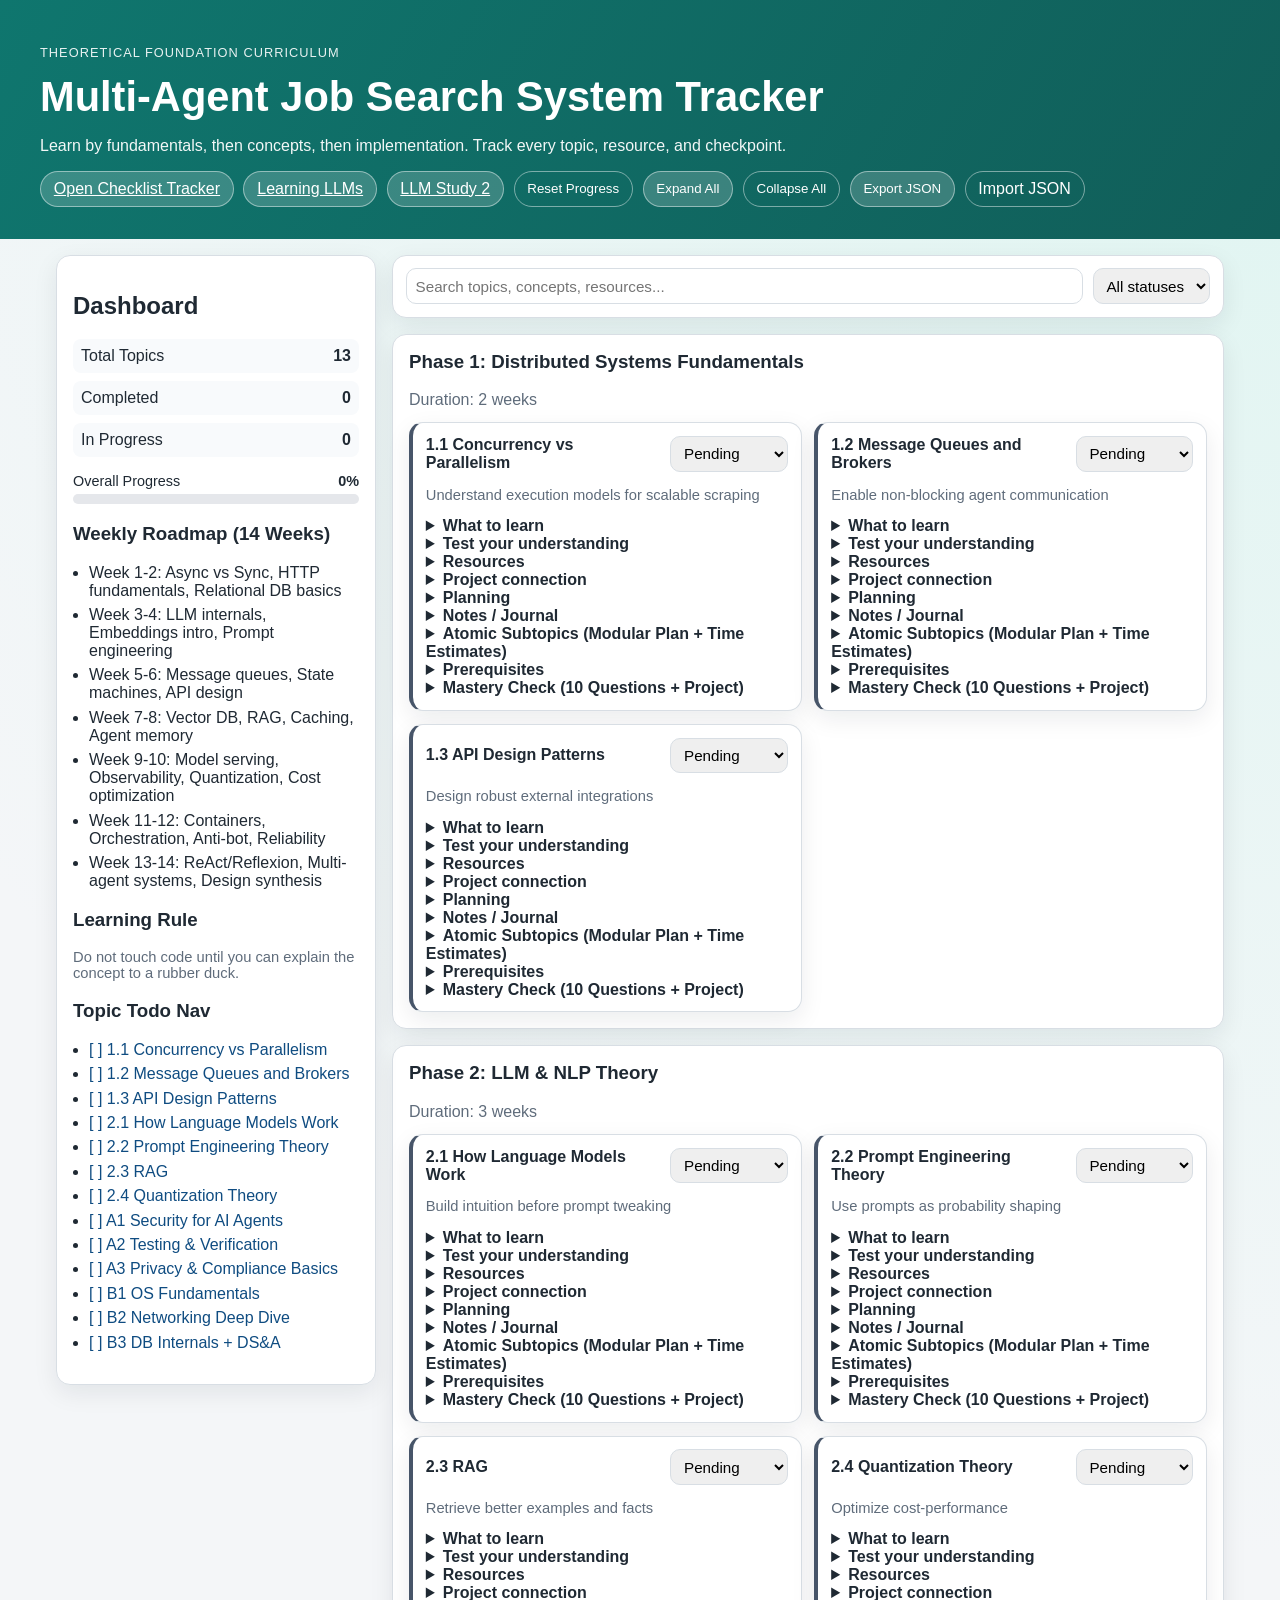
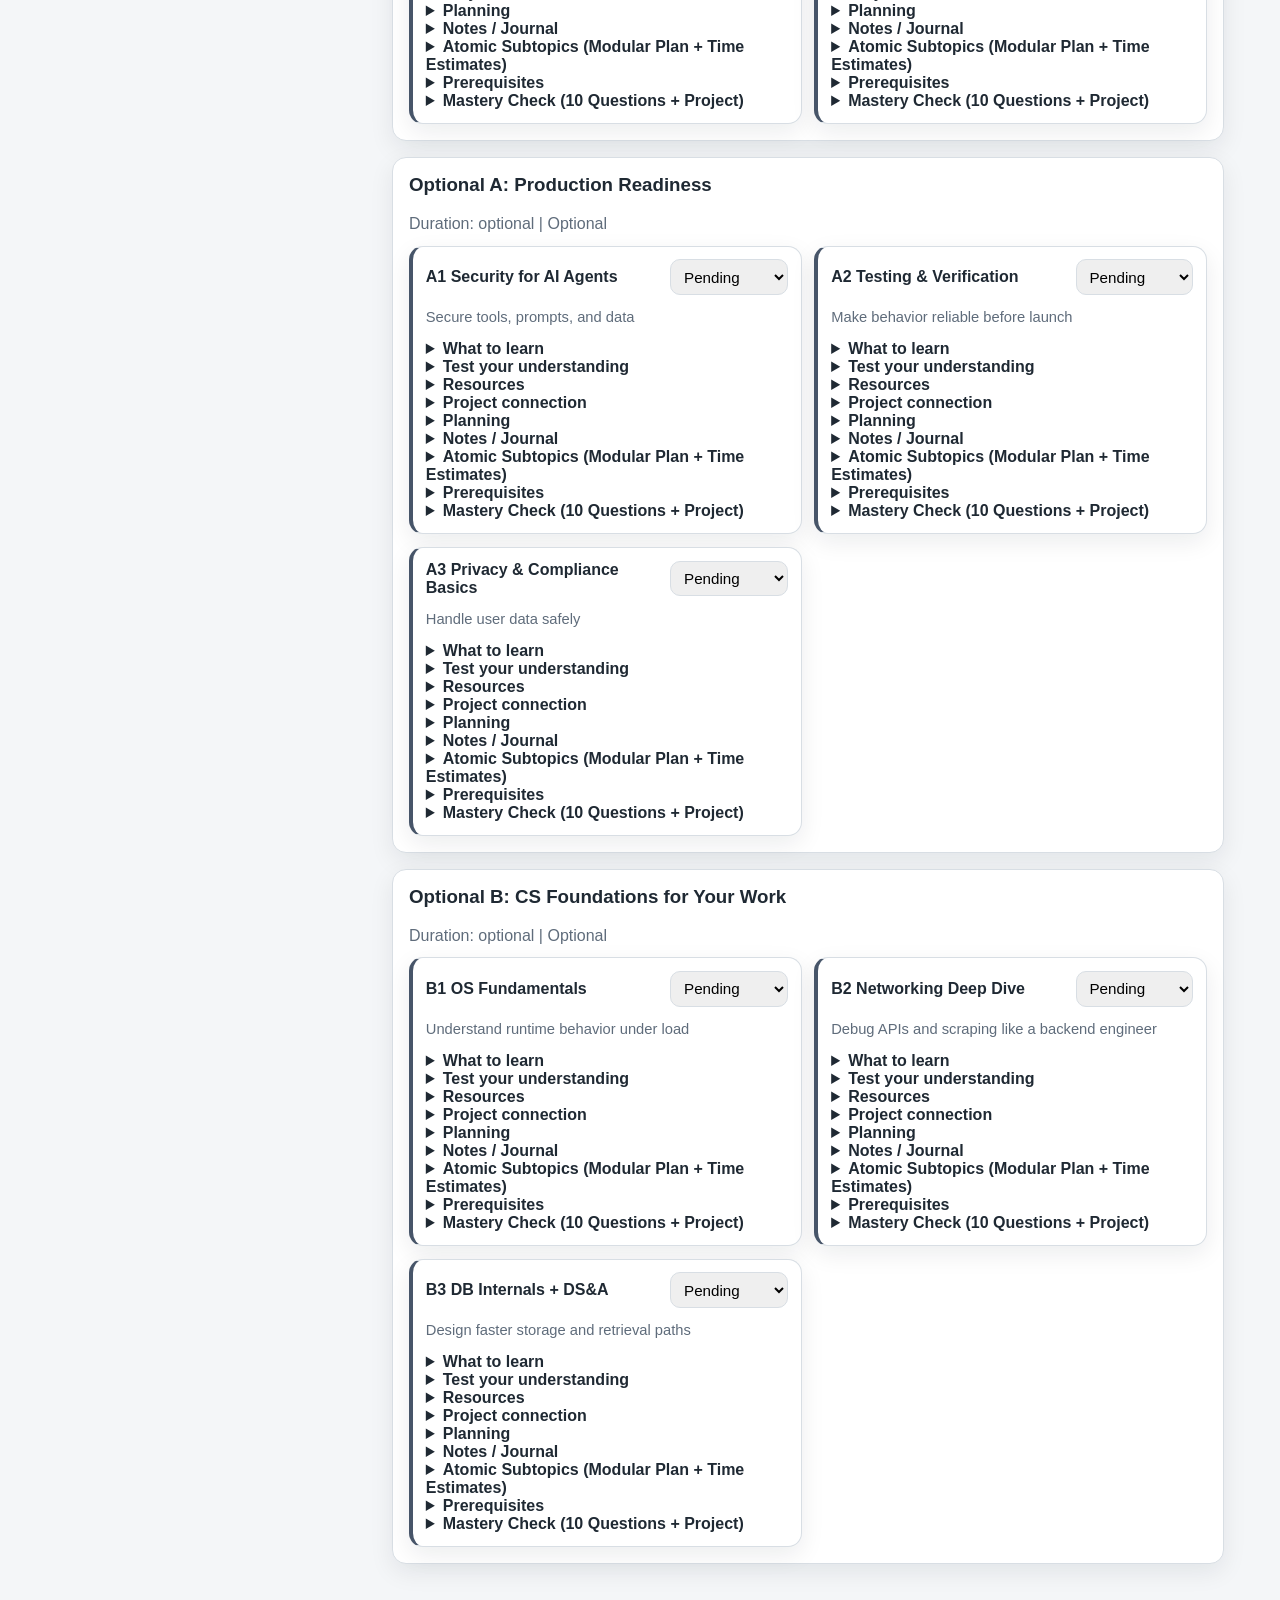
<file: index.html>
﻿<!DOCTYPE html>
<html lang="en">
<head>
  <meta charset="UTF-8" />
  <meta name="viewport" content="width=device-width, initial-scale=1.0" />
  <title>Multi-Agent Job Search Learning Tracker</title>
  <link rel="stylesheet" href="styles.css" />
</head>
<body>
  <header class="hero">
    <div class="hero-inner">
      <p class="eyebrow">Theoretical Foundation Curriculum</p>
      <h1>Multi-Agent Job Search System Tracker</h1>
      <p class="subtitle">Learn by fundamentals, then concepts, then implementation. Track every topic, resource, and checkpoint.</p>
      <div class="hero-actions">
        <a class="btn" href="checklist.html">Open Checklist Tracker</a>
        <a class="btn" href="learning-llms.html">Learning LLMs</a>
        <a class="btn" href="llm-study-2.html">LLM Study 2</a>
        <button id="markAllPending" class="btn btn-ghost">Reset Progress</button>
        <button id="expandAll" class="btn">Expand All</button>
        <button id="collapseAll" class="btn btn-ghost">Collapse All</button>
        <button id="exportProgress" class="btn">Export JSON</button>
        <label for="importProgress" class="btn btn-ghost file-btn">Import JSON</label>
        <input id="importProgress" type="file" accept="application/json" hidden />
      </div>
    </div>
  </header>

  <main class="layout">
    <aside class="sidebar card">
      <h2>Dashboard</h2>
      <div class="stats">
        <div class="stat"><span>Total Topics</span><strong id="totalTopics">0</strong></div>
        <div class="stat"><span>Completed</span><strong id="completedTopics">0</strong></div>
        <div class="stat"><span>In Progress</span><strong id="inProgressTopics">0</strong></div>
      </div>
      <div class="progress-wrap">
        <div class="progress-label">
          <span>Overall Progress</span>
          <strong id="overallPercent">0%</strong>
        </div>
        <div class="progress-bar"><div id="overallBar"></div></div>
      </div>

      <h3>Weekly Roadmap (14 Weeks)</h3>
      <ul id="weeklyPlan" class="weekly-list"></ul>

      <h3>Learning Rule</h3>
      <p class="rule">Do not touch code until you can explain the concept to a rubber duck.</p>

      <h3>Topic Todo Nav</h3>
      <ul id="topicTodoNav" class="weekly-list"></ul>
    </aside>

    <section class="content">
      <div class="card filter-bar">
        <input id="search" type="search" placeholder="Search topics, concepts, resources..." />
        <select id="statusFilter">
          <option value="all">All statuses</option>
          <option value="pending">Pending</option>
          <option value="in_progress">In Progress</option>
          <option value="done">Completed</option>
        </select>
      </div>

      <div id="phaseContainer" class="phase-container"></div>
    </section>
  </main>

  <template id="topicTemplate">
    <article class="topic card" data-topic-id="">
      <header class="topic-head">
        <h4 class="topic-title"></h4>
        <select class="topic-status" aria-label="topic status">
          <option value="pending">Pending</option>
          <option value="in_progress">In Progress</option>
          <option value="done">Completed</option>
        </select>
      </header>
      <p class="why"></p>
      <details>
        <summary>What to learn</summary>
        <ul class="learn-list"></ul>
      </details>
      <details>
        <summary>Test your understanding</summary>
        <ul class="test-list"></ul>
      </details>
      <details>
        <summary>Resources</summary>
        <ul class="resource-list"></ul>
      </details>
      <details>
        <summary>Project connection</summary>
        <p class="project-connection"></p>
      </details>
      <details>
        <summary>Planning</summary>
        <label class="field-label">Estimated study hours
          <input class="topic-hours" type="number" min="0" step="0.5" placeholder="e.g. 3.5" />
        </label>
        <label class="field-label">Target date
          <input class="topic-date" type="date" />
        </label>
      </details>
      <details>
        <summary>Notes / Journal</summary>
        <textarea class="topic-notes" rows="4" placeholder="What you learned, blockers, insights..."></textarea>
      </details>
    </article>
  </template>

  <script src="app.js"></script>
</body>
</html>
</file>
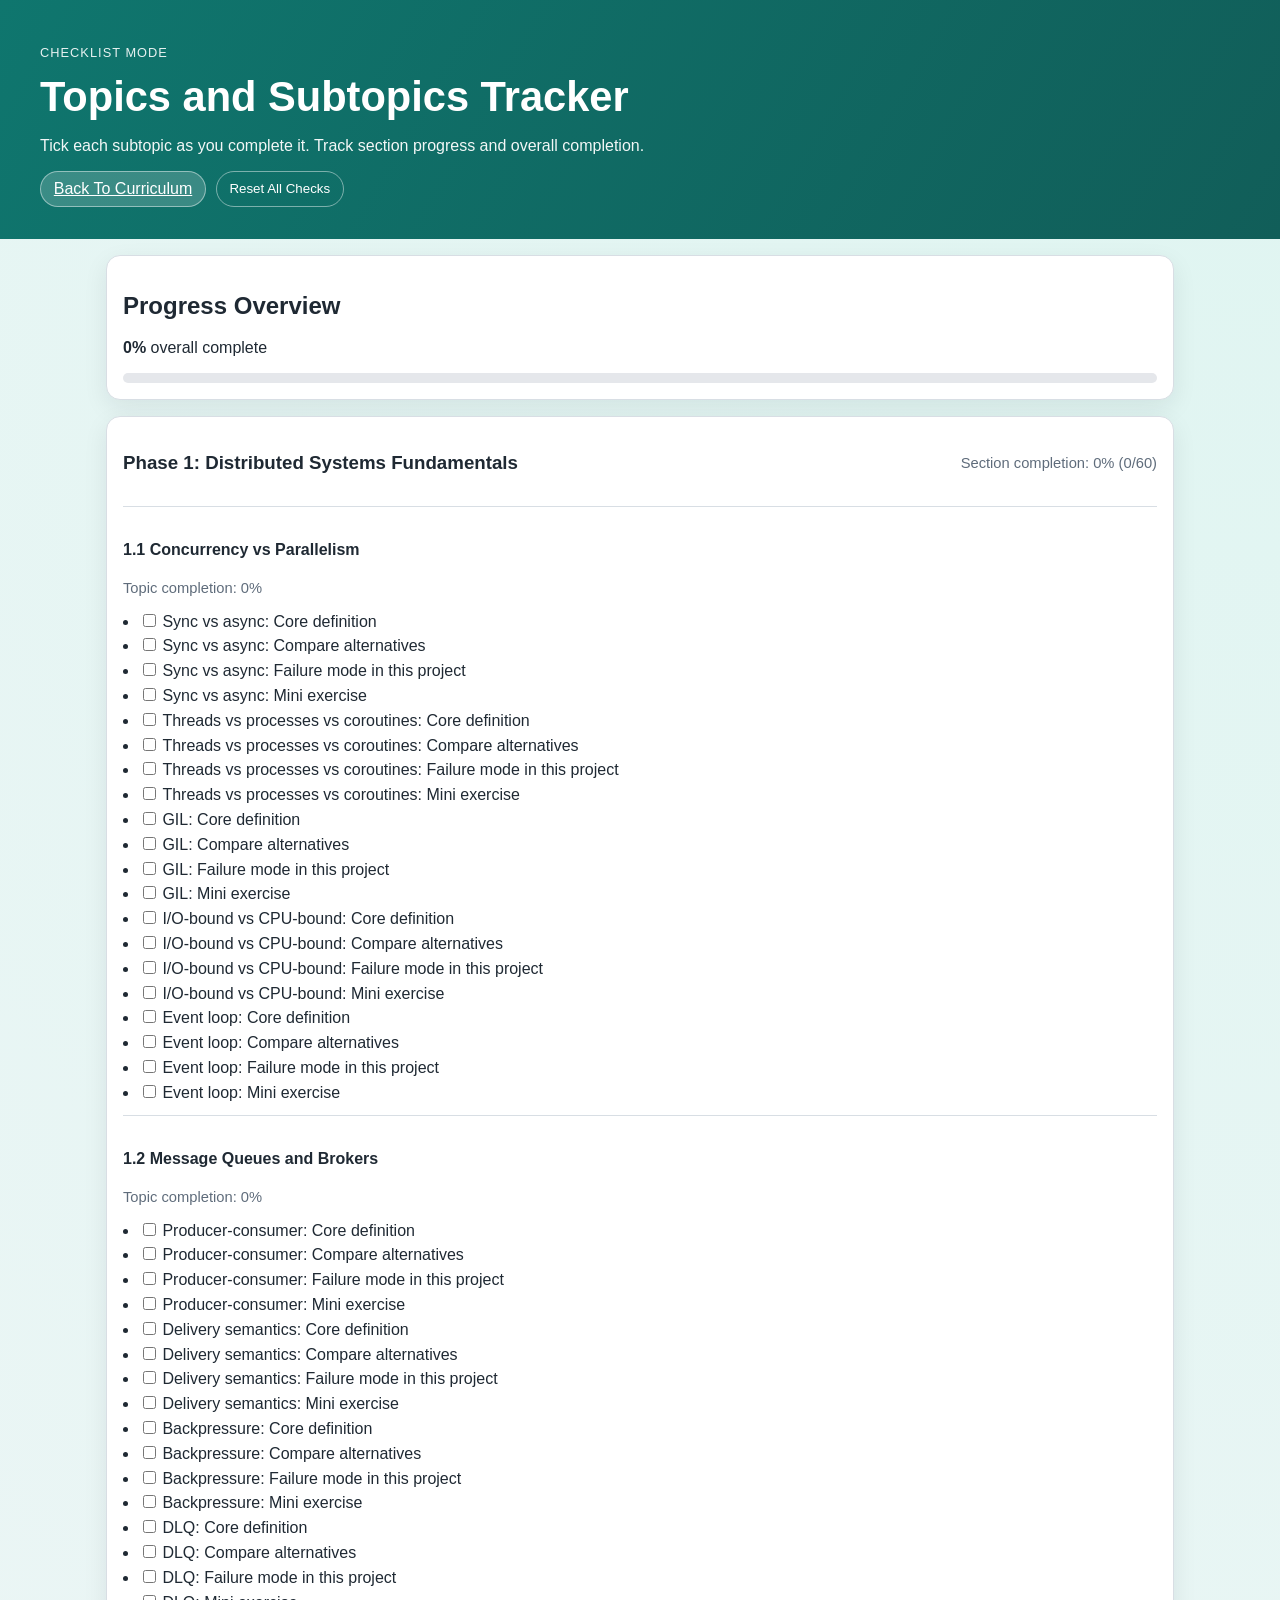
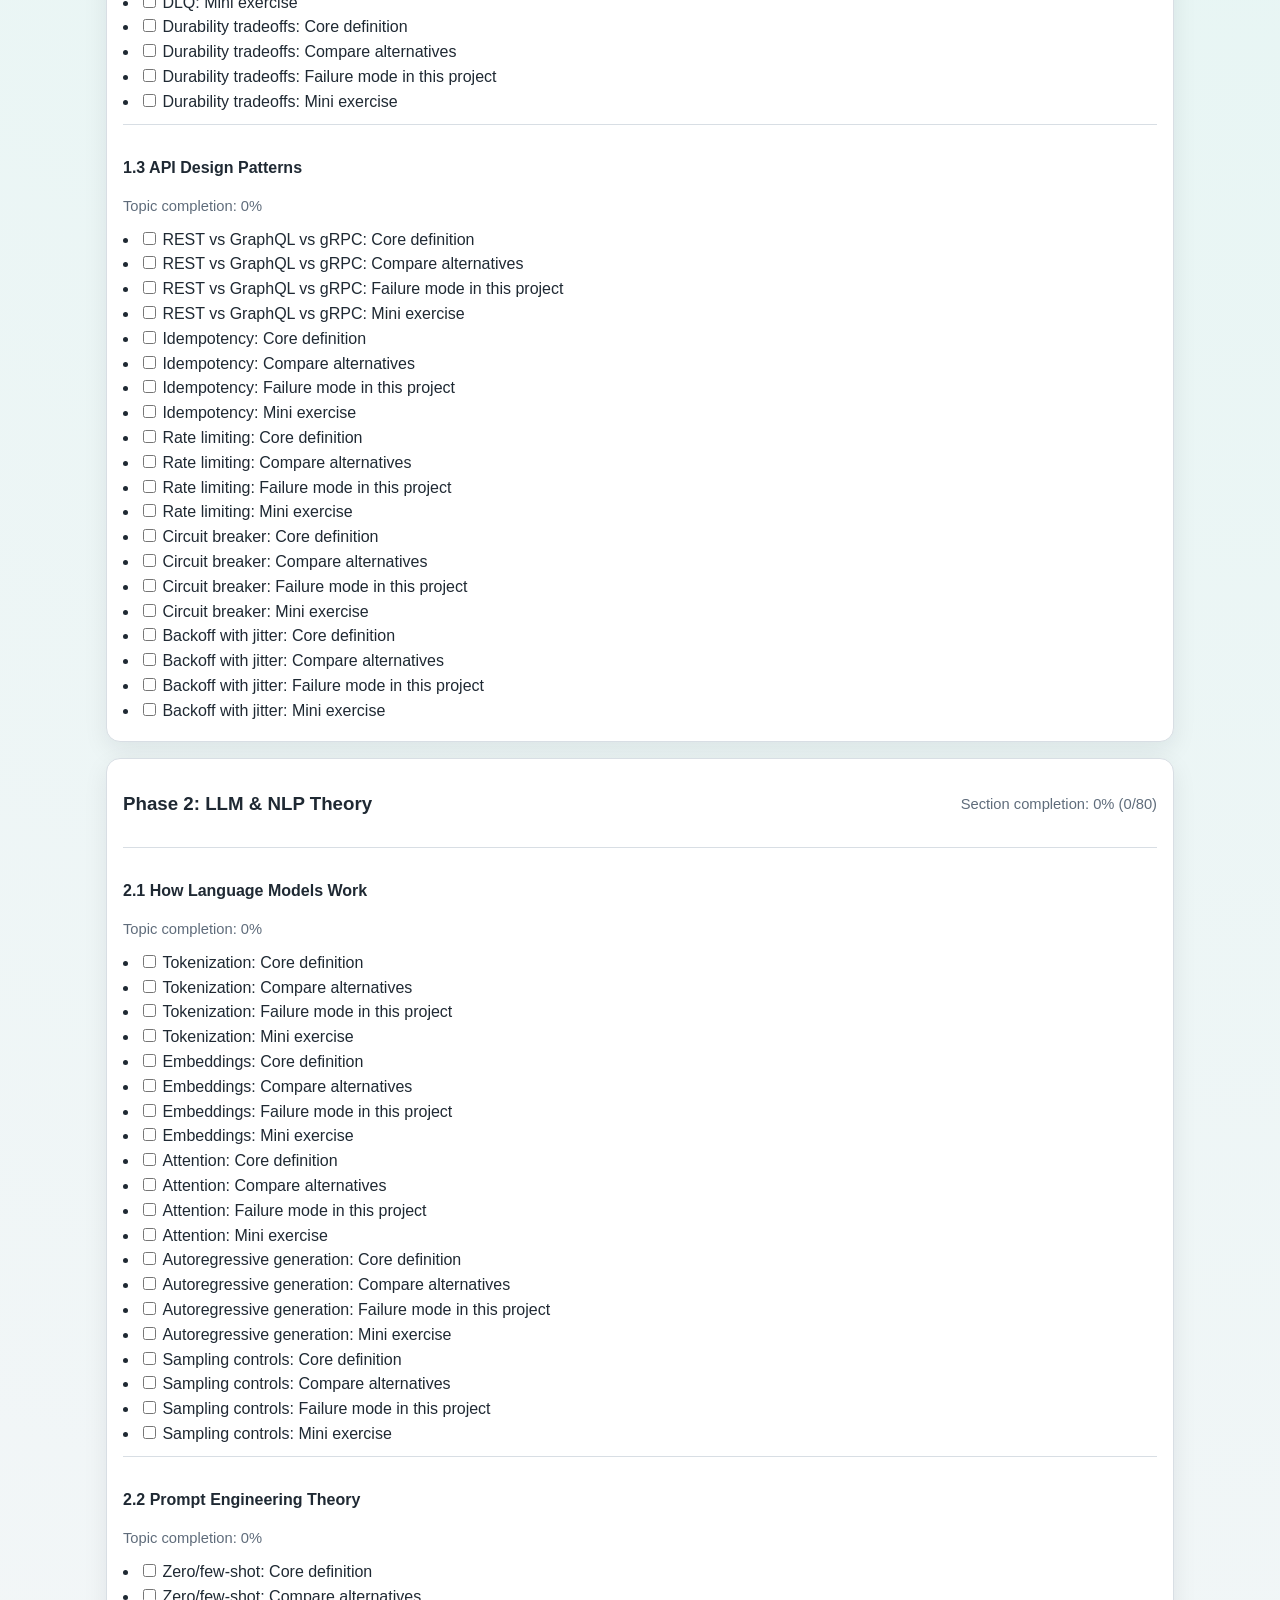
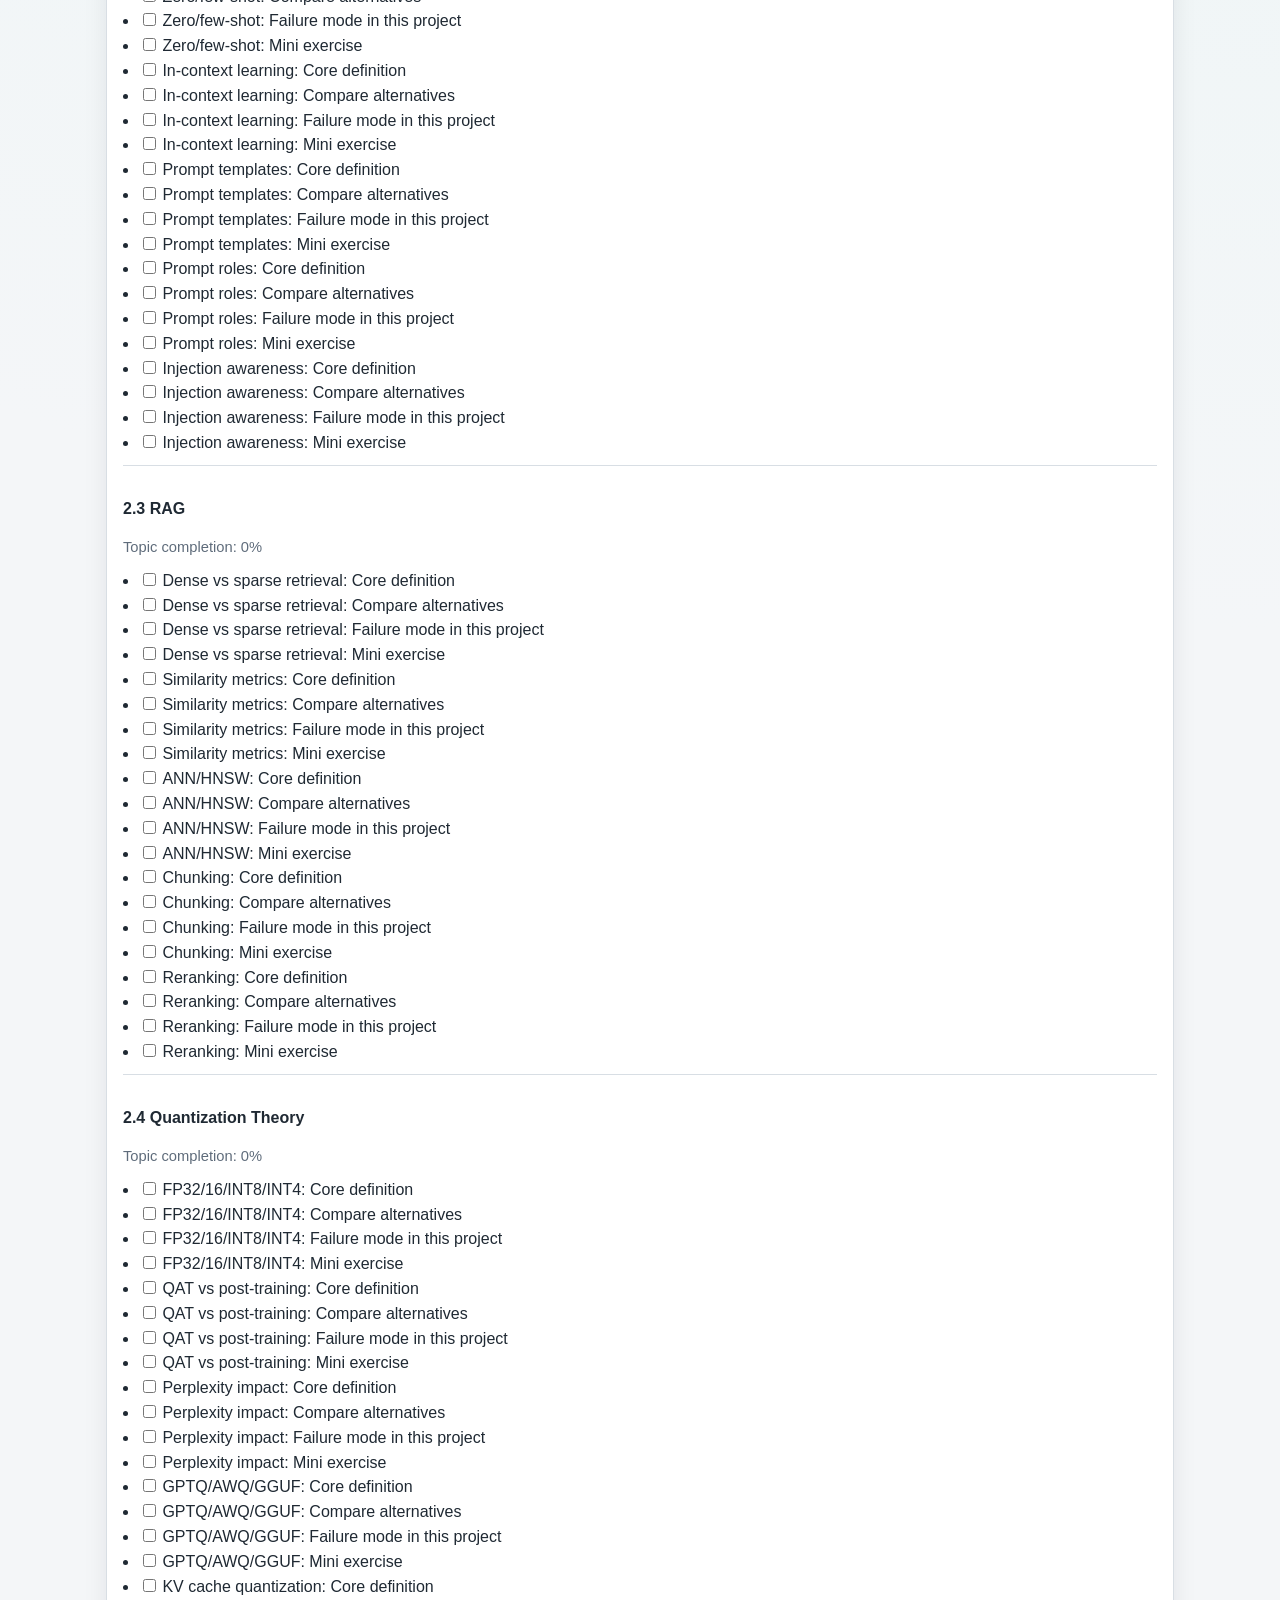
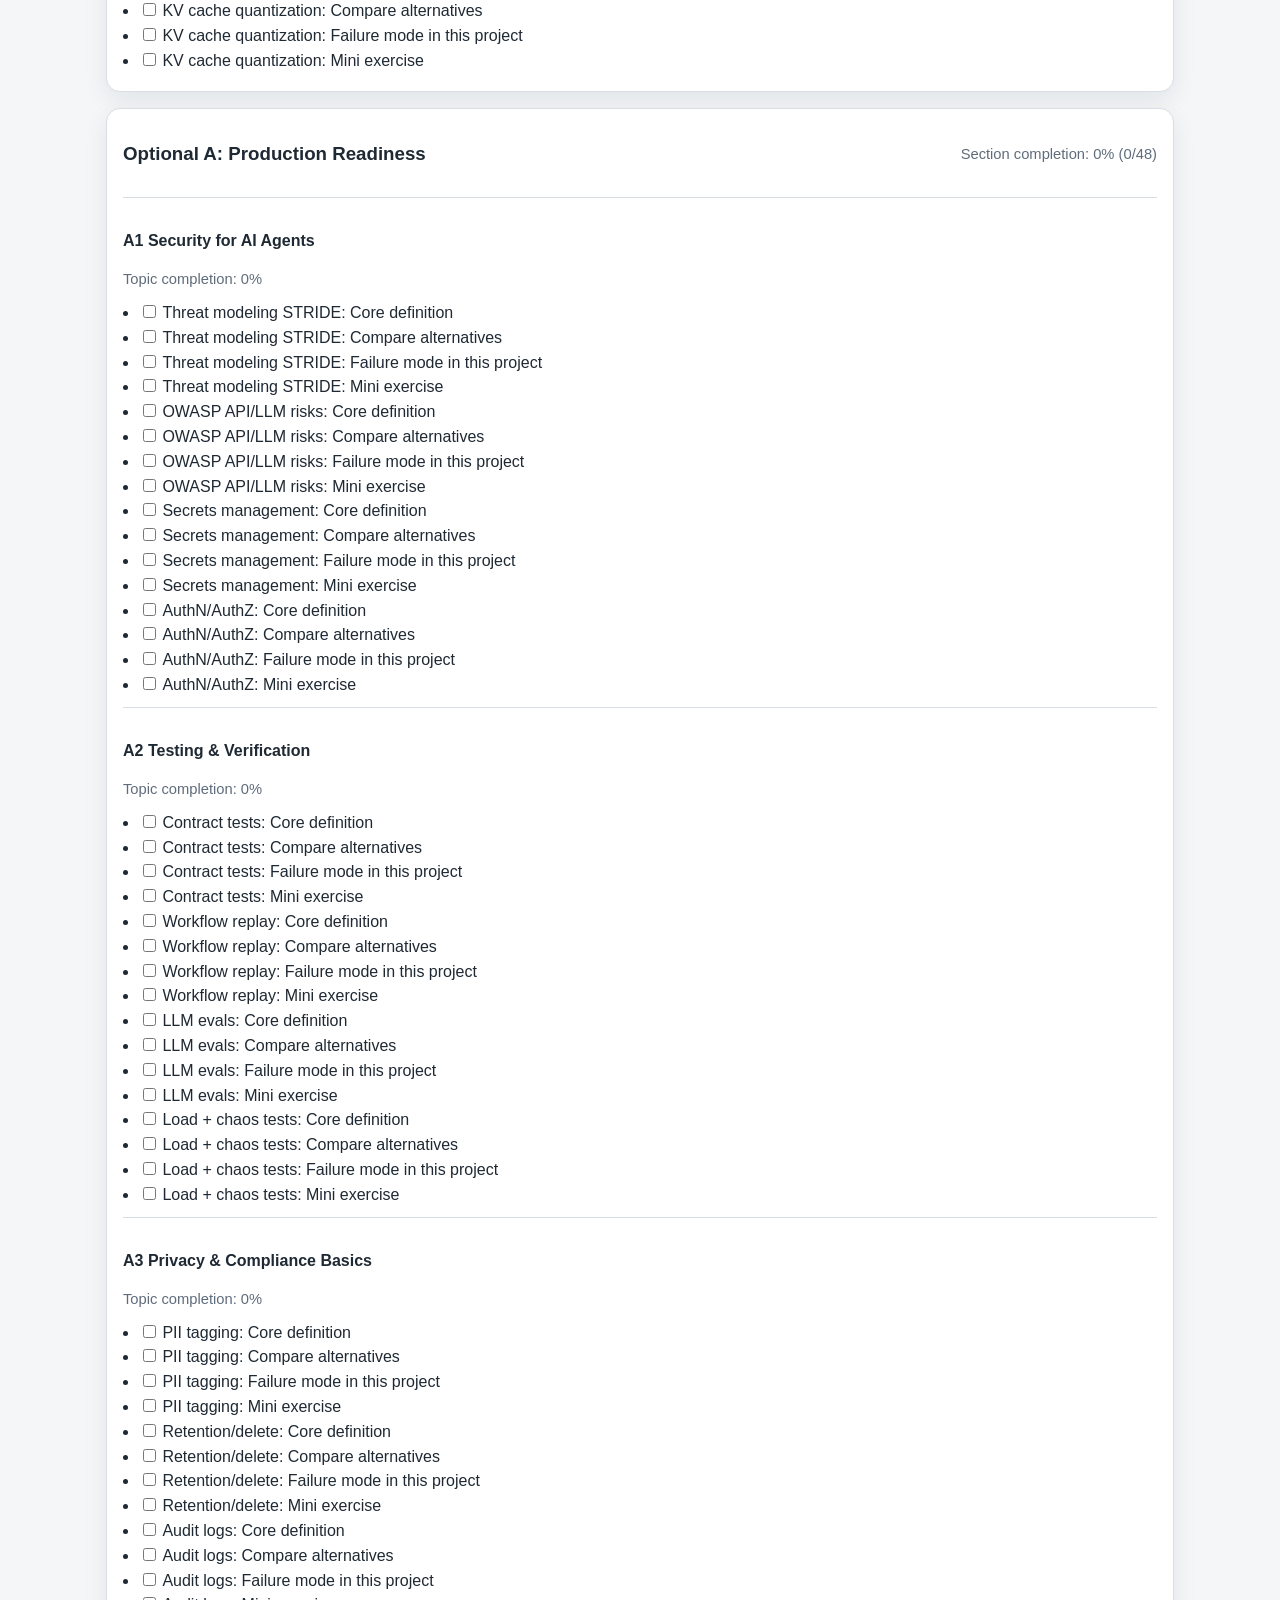
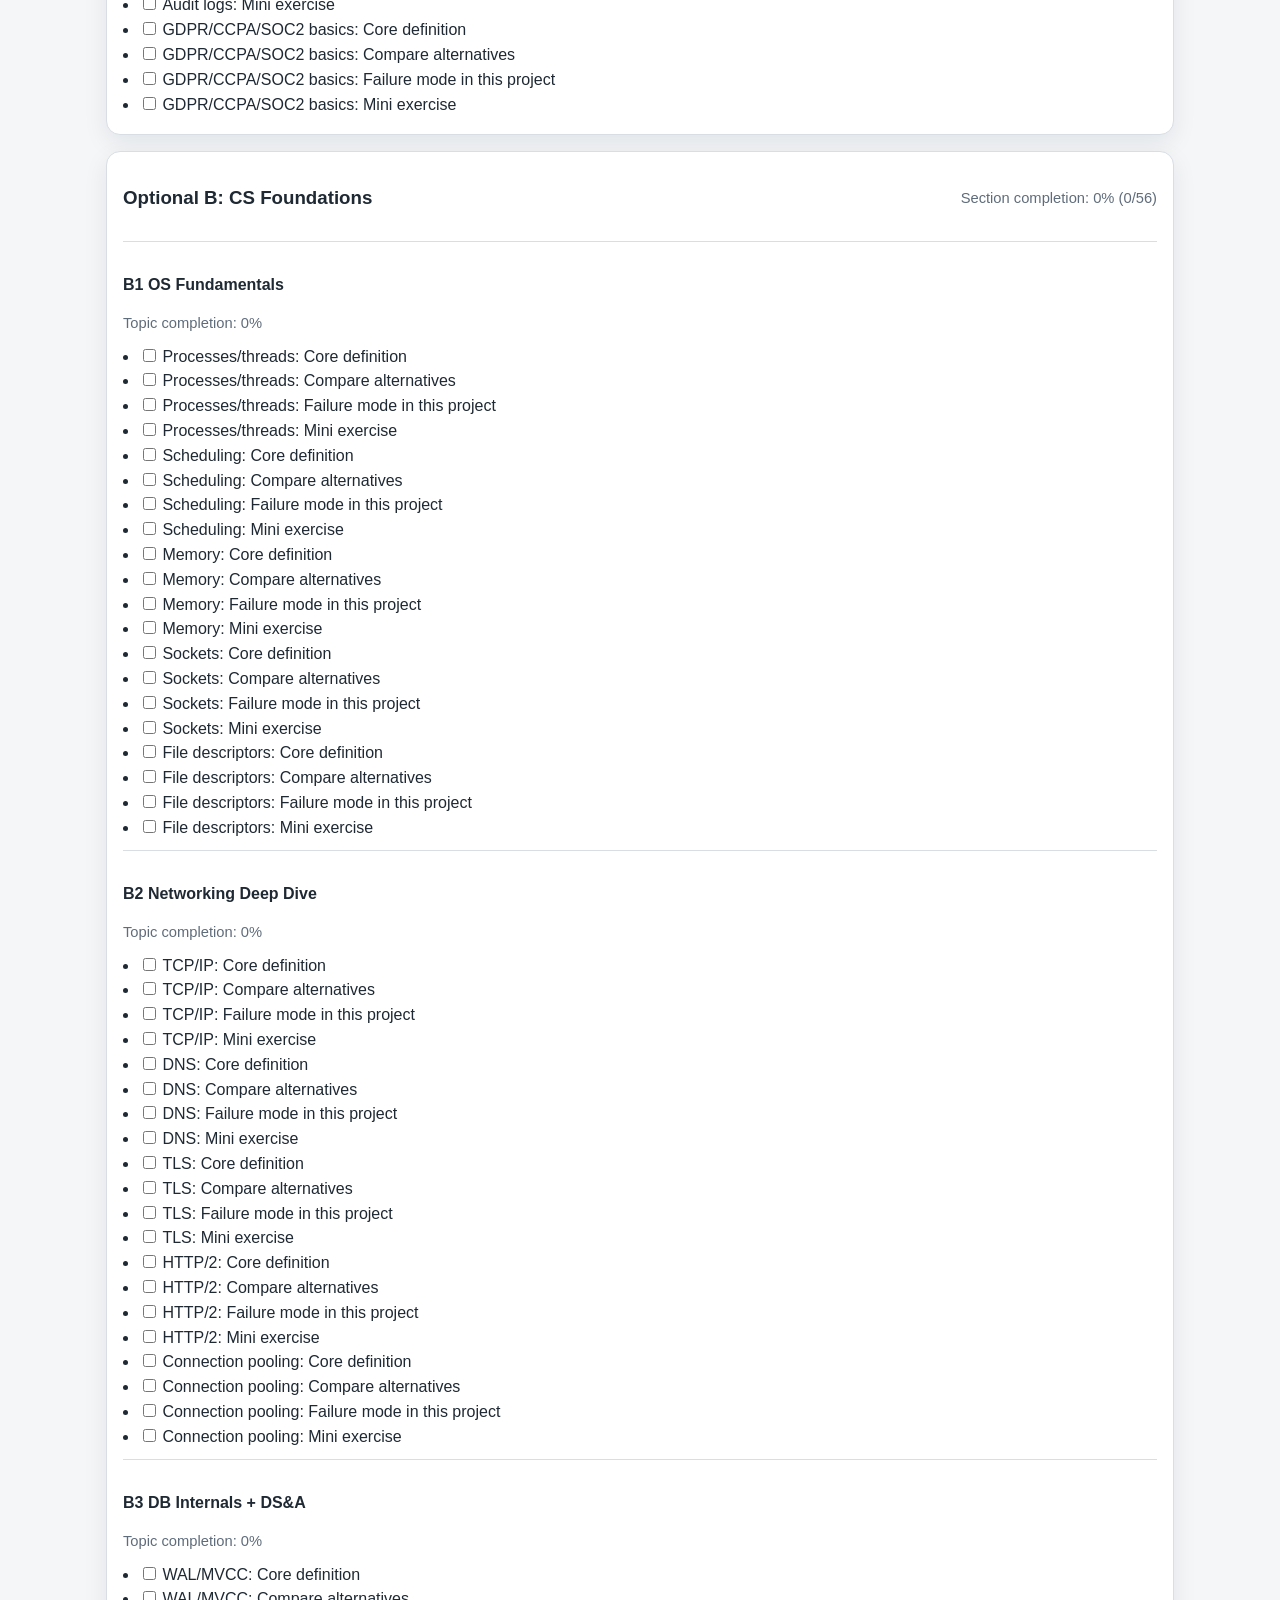
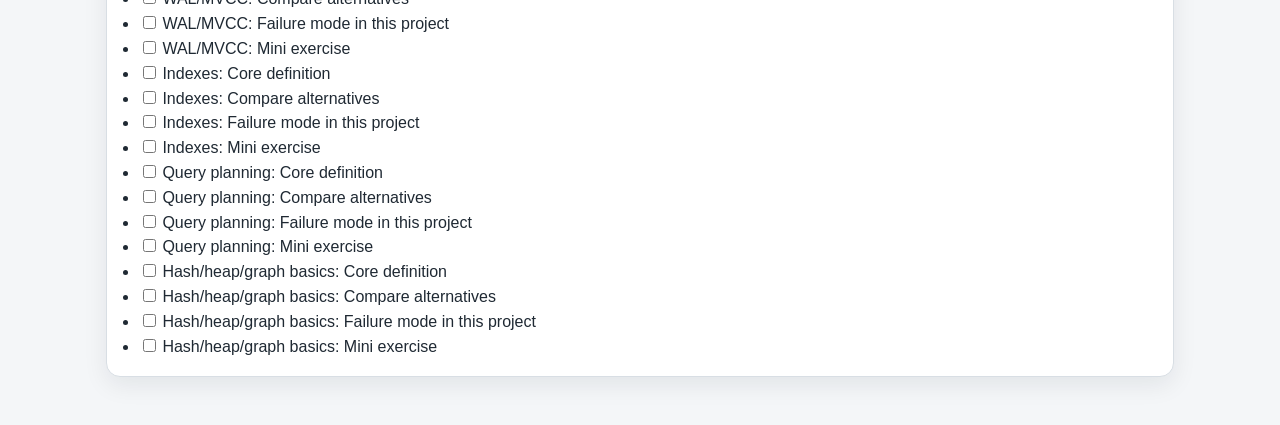
<file: checklist.html>
﻿<!DOCTYPE html>
<html lang="en">
<head>
  <meta charset="UTF-8" />
  <meta name="viewport" content="width=device-width, initial-scale=1.0" />
  <title>Curriculum Checklist Tracker</title>
  <link rel="stylesheet" href="styles.css" />
  <link rel="stylesheet" href="checklist.css" />
</head>
<body>
  <header class="hero">
    <div class="hero-inner">
      <p class="eyebrow">Checklist Mode</p>
      <h1>Topics and Subtopics Tracker</h1>
      <p class="subtitle">Tick each subtopic as you complete it. Track section progress and overall completion.</p>
      <div class="hero-actions">
        <a class="btn" href="index.html">Back To Curriculum</a>
        <button id="resetChecks" class="btn btn-ghost">Reset All Checks</button>
      </div>
    </div>
  </header>

  <main class="layout-single">
    <section class="card checklist-summary">
      <h2>Progress Overview</h2>
      <p><strong id="overallPct">0%</strong> overall complete</p>
      <div class="progress-bar"><div id="overallBar"></div></div>
    </section>

    <section id="sections" class="checklist-sections"></section>
  </main>

  <script src="checklist.js"></script>
</body>
</html>
</file>
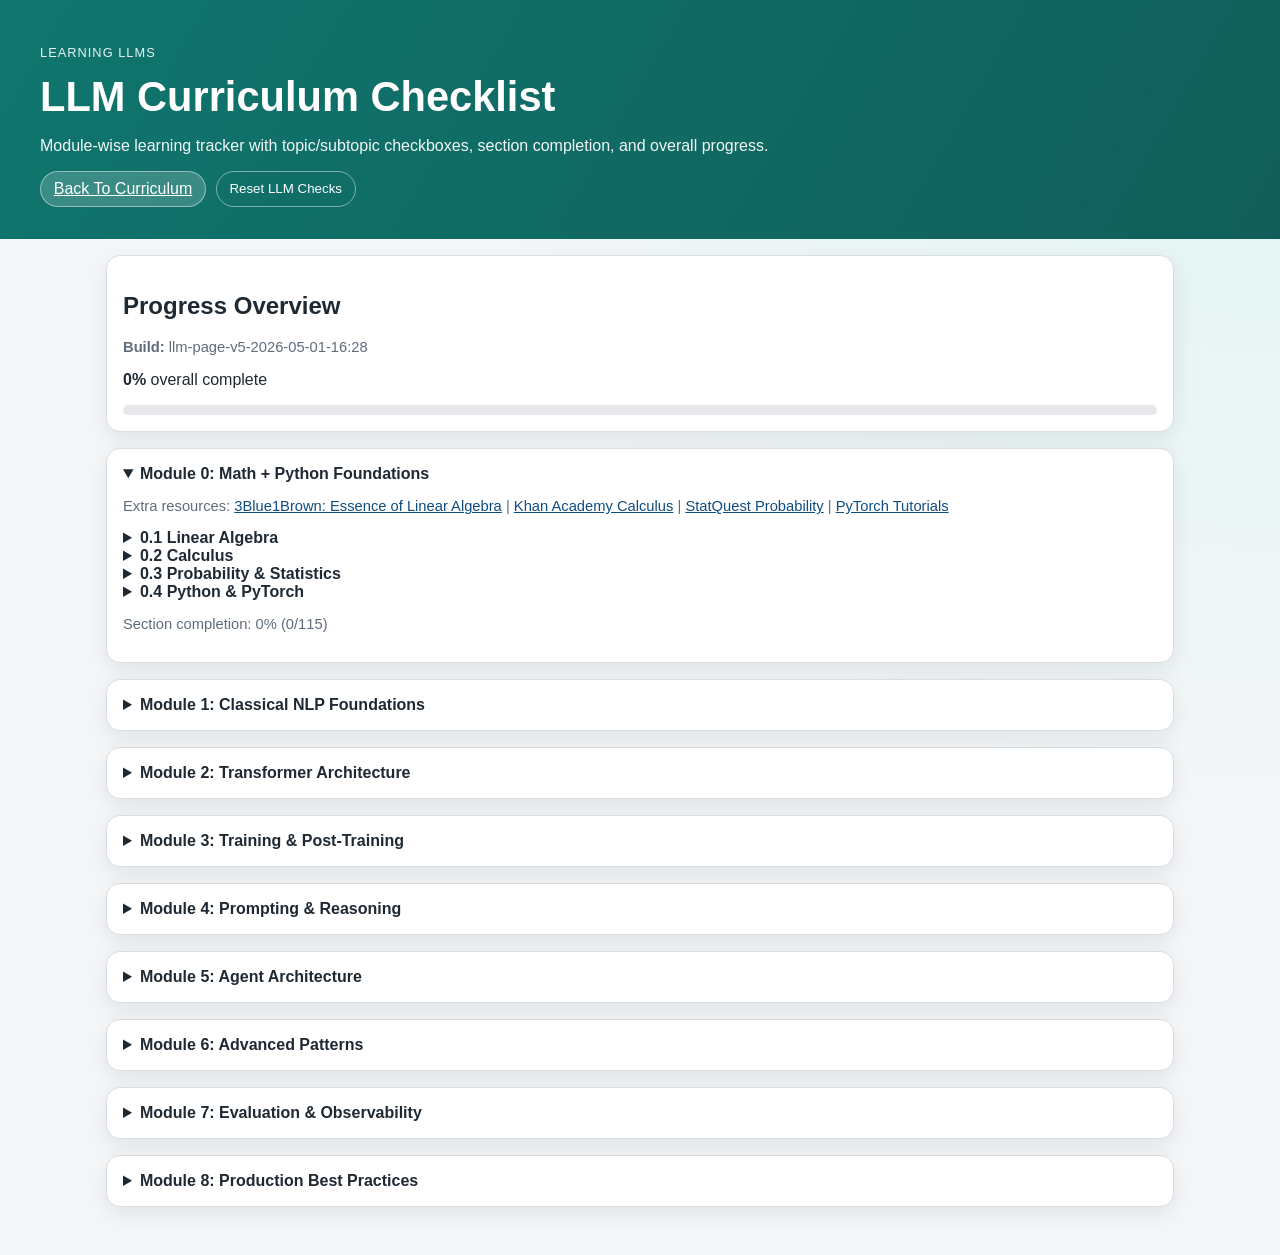
<file: learning-llms.html>
﻿<!DOCTYPE html>
<html lang="en">
<head>
  <meta charset="UTF-8" />
  <meta name="viewport" content="width=device-width, initial-scale=1.0" />
  <title>Learning LLMs Checklist</title>
  <link rel="stylesheet" href="styles.css" />
  <link rel="stylesheet" href="checklist.css" />
</head>
<body>
  <header class="hero">
    <div class="hero-inner">
      <p class="eyebrow">Learning LLMs</p>
      <h1>LLM Curriculum Checklist</h1>
      <p class="subtitle">Module-wise learning tracker with topic/subtopic checkboxes, section completion, and overall progress.</p>
      <div class="hero-actions">
        <a class="btn" href="index.html">Back To Curriculum</a>
        <button id="resetChecks" class="btn btn-ghost">Reset LLM Checks</button>
      </div>
    </div>
  </header>

  <main class="layout-single">
    <section class="card checklist-summary">
      <h2>Progress Overview</h2>
      <p class="small"><strong>Build:</strong> <span id="buildVersion">loading...</span></p>
      <p><strong id="overallPct">0%</strong> overall complete</p>
      <div class="progress-bar"><div id="overallBar"></div></div>
    </section>

    <section id="sections" class="checklist-sections"></section>
  </main>

  <script src="learning-llms.js"></script>
</body>
</html>
</file>
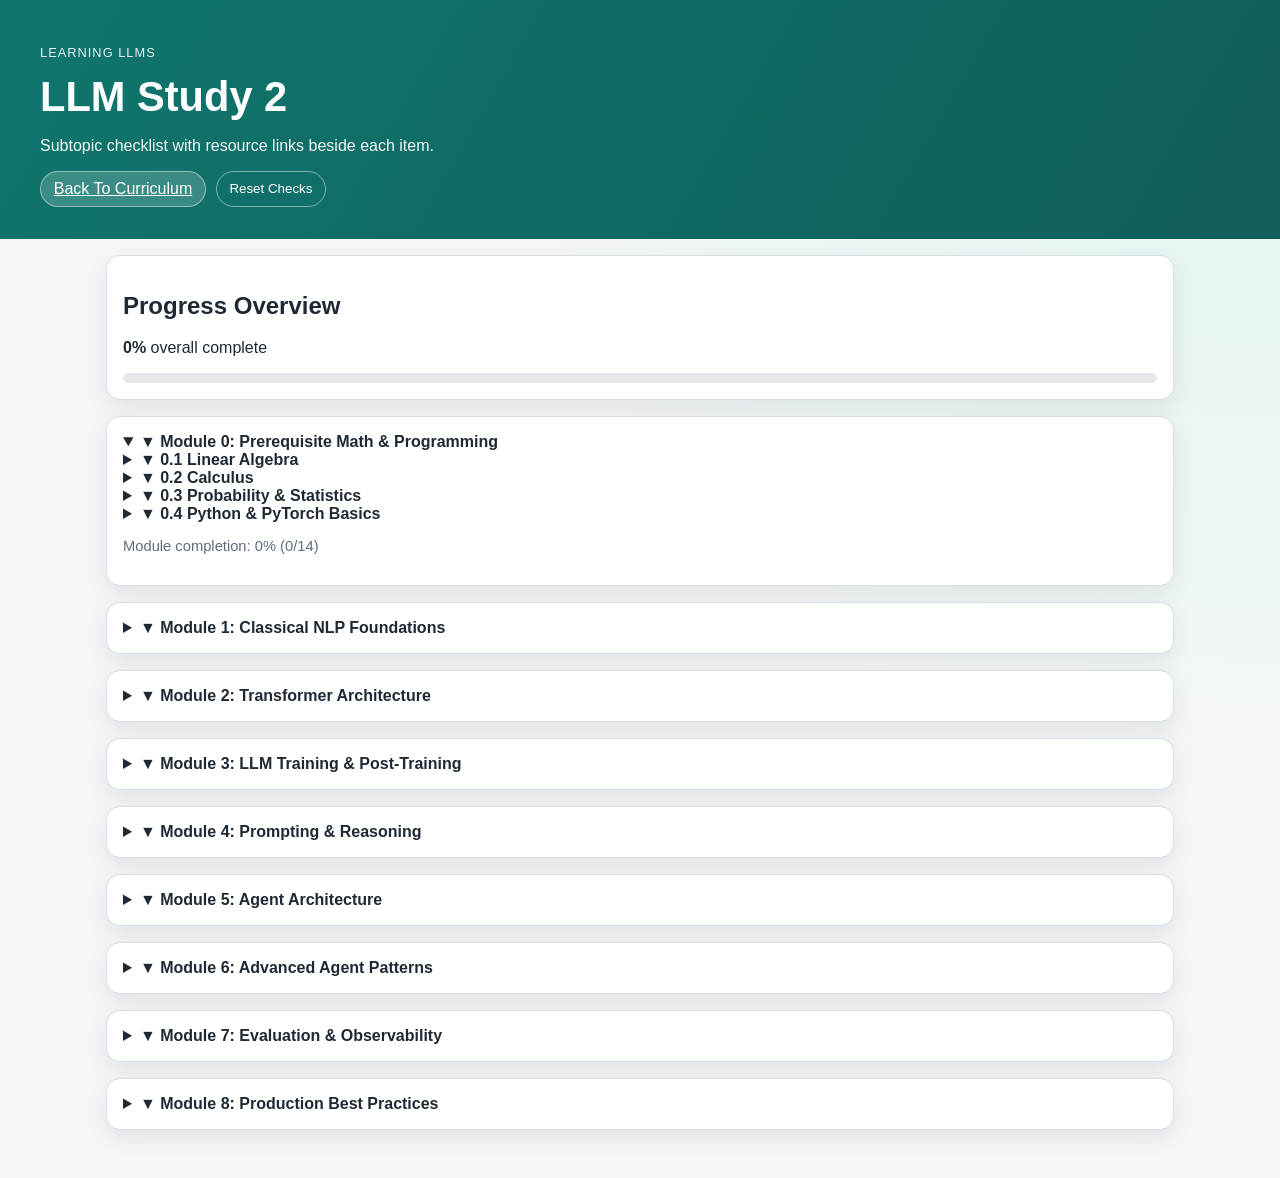
<file: llm-study-2.html>
﻿<!DOCTYPE html>
<html lang="en">
<head>
  <meta charset="UTF-8" />
  <meta name="viewport" content="width=device-width, initial-scale=1.0" />
  <title>LLM Study 2</title>
  <link rel="stylesheet" href="styles.css" />
  <link rel="stylesheet" href="checklist.css" />
  <style>
    .res-link { margin-left: 8px; font-size: 12px; }
    .topic-row { display:flex; align-items:flex-start; gap:8px; }
  </style>
</head>
<body>
<header class="hero"><div class="hero-inner"><p class="eyebrow">Learning LLMs</p><h1>LLM Study 2</h1><p class="subtitle">Subtopic checklist with resource links beside each item.</p><div class="hero-actions"><a class="btn" href="index.html">Back To Curriculum</a><button id="resetChecks" class="btn btn-ghost">Reset Checks</button></div></div></header>
<main class="layout-single"><section class="card checklist-summary"><h2>Progress Overview</h2><p><strong id="overallPct">0%</strong> overall complete</p><div class="progress-bar"><div id="overallBar"></div></div></section><section id="sections" class="checklist-sections"></section></main>
<script src="llm-study-2.js"></script>
</body>
</html>
</file>
<file: styles.css>
﻿:root {
  --bg: #f4f6f8;
  --surface: #ffffff;
  --text: #1f2933;
  --muted: #5f6c7b;
  --brand: #0f766e;
  --brand-soft: #ccfbf1;
  --accent: #b45309;
  --done: #166534;
  --in-progress: #92400e;
  --pending: #475569;
  --border: #d8dee4;
  --shadow: 0 8px 24px rgba(15, 23, 42, 0.08);
}

* { box-sizing: border-box; }
body {
  margin: 0;
  font-family: "Segoe UI", Tahoma, Geneva, Verdana, sans-serif;
  background: radial-gradient(circle at top right, #dff5f1, transparent 45%), var(--bg);
  color: var(--text);
}

.hero {
  background: linear-gradient(120deg, #0f766e, #115e59);
  color: #fff;
  padding: 2rem 1rem;
}
.hero-inner { max-width: 1200px; margin: 0 auto; }
.eyebrow { letter-spacing: 0.08em; text-transform: uppercase; opacity: 0.9; font-size: 0.8rem; }
h1 { margin: 0.25rem 0; font-size: clamp(1.6rem, 4vw, 2.6rem); }
.subtitle { max-width: 760px; opacity: 0.95; }
.hero-actions { display: flex; gap: 0.6rem; flex-wrap: wrap; margin-top: 1rem; }

.btn {
  border: 1px solid rgba(255,255,255,0.45);
  background: rgba(255,255,255,0.18);
  color: #fff;
  padding: 0.5rem 0.8rem;
  border-radius: 999px;
  cursor: pointer;
}
.btn-ghost { background: transparent; }
.file-btn { display: inline-flex; align-items: center; }

.layout {
  max-width: 1200px;
  margin: 1rem auto;
  padding: 0 1rem 2rem;
  display: grid;
  grid-template-columns: 320px 1fr;
  gap: 1rem;
}

.card {
  background: var(--surface);
  border: 1px solid var(--border);
  border-radius: 14px;
  box-shadow: var(--shadow);
}

.sidebar { padding: 1rem; position: sticky; top: 1rem; height: fit-content; }
.stats { display: grid; gap: 0.5rem; }
.stat { display: flex; justify-content: space-between; padding: 0.5rem; border-radius: 8px; background: #f8fafc; }
.progress-wrap { margin: 1rem 0; }
.progress-label { display: flex; justify-content: space-between; font-size: 0.9rem; margin-bottom: 0.3rem; }
.progress-bar { width: 100%; height: 10px; background: #e5e7eb; border-radius: 999px; overflow: hidden; }
#overallBar { height: 100%; width: 0%; background: linear-gradient(90deg, #0f766e, #14b8a6); }
.weekly-list { padding-left: 1rem; }
.weekly-list li { margin-bottom: 0.4rem; }
.weekly-list a { text-decoration: none; }
.todo-done { color: var(--done); font-weight: 600; }
.todo-in-progress { color: var(--in-progress); font-weight: 600; }
.rule { font-size: 0.92rem; color: var(--muted); }

.filter-bar { padding: 0.8rem; display: flex; gap: 0.6rem; margin-bottom: 1rem; }
.filter-bar input, .filter-bar select, .topic-status {
  border: 1px solid var(--border);
  border-radius: 10px;
  padding: 0.45rem 0.55rem;
  font-size: 0.95rem;
}
.filter-bar input { flex: 1; }

.phase-container { display: grid; gap: 1rem; }
.phase { padding: 1rem; }
.phase h3 { margin-top: 0; }
.phase-meta { color: var(--muted); margin-bottom: 0.8rem; }
.topic-grid { display: grid; grid-template-columns: repeat(auto-fill, minmax(280px, 1fr)); gap: 0.8rem; }
.topic { padding: 0.8rem; border-left: 4px solid var(--pending); }
.topic.done { border-left-color: var(--done); }
.topic.in_progress { border-left-color: var(--in-progress); }
.topic.flash { outline: 2px solid #14b8a6; transition: outline 0.3s ease; }
.topic-head { display: flex; justify-content: space-between; gap: 0.5rem; align-items: center; }
.topic-title { margin: 0; font-size: 1rem; }
.why, .project-connection { color: var(--muted); font-size: 0.92rem; }
summary { cursor: pointer; font-weight: 600; }
ul { margin-top: 0.4rem; }
a { color: #0f4c81; }
.atomic-resource {
  display: inline-block;
  margin-left: 0.35rem;
  padding: 0.08rem 0.38rem;
  border: 1px solid var(--border);
  border-radius: 999px;
  background: #f8fafc;
  font-size: 0.76rem;
  text-decoration: none;
  white-space: nowrap;
}
.field-label { display: block; font-size: 0.88rem; color: var(--muted); margin: 0.4rem 0; }
.field-label input { width: 100%; margin-top: 0.2rem; }
.topic-notes {
  width: 100%;
  resize: vertical;
  border: 1px solid var(--border);
  border-radius: 10px;
  padding: 0.45rem 0.55rem;
  font-family: inherit;
}

@media (max-width: 980px) {
  .layout { grid-template-columns: 1fr; }
  .sidebar { position: static; }
}

@media (max-width: 640px) {
  .hero { padding: 1.2rem 0.8rem; }
  .hero-actions { gap: 0.45rem; }
  .btn { padding: 0.45rem 0.65rem; font-size: 0.9rem; }
  .layout { padding: 0 0.6rem 1.2rem; }
  .card { border-radius: 10px; }
  .sidebar, .phase, .filter-bar, .topic { padding: 0.7rem; }
  .filter-bar { flex-direction: column; }
  .filter-bar input, .filter-bar select { width: 100%; }
  .topic-grid { grid-template-columns: 1fr; }
  .topic-title { font-size: 0.96rem; }
  .why, .project-connection, .field-label { font-size: 0.88rem; }
}
</file>
<file: checklist.css>
﻿.layout-single { max-width: 1100px; margin: 1rem auto; padding: 0 1rem 2rem; display: grid; gap: 1rem; }
.checklist-summary { padding: 1rem; }
.checklist-sections { display: grid; gap: 1rem; }
.section-card { padding: 1rem; }
.section-head { display: flex; justify-content: space-between; align-items: center; gap: 1rem; }
.small { color: var(--muted); font-size: 0.92rem; }
.topic-block { margin-top: 0.8rem; padding-top: 0.8rem; border-top: 1px solid var(--border); }
.check-list { margin: 0.4rem 0 0 0; padding-left: 1rem; }
.check-list li { margin-bottom: 0.3rem; }
.check-list input { margin-right: 0.4rem; }

@media (max-width: 640px) {
  .layout-single { padding: 0 0.6rem 1.2rem; }
  .checklist-summary, .section-card { padding: 0.75rem; }
  .section-head { flex-direction: column; align-items: flex-start; gap: 0.3rem; }
  .topic-block h4 { margin: 0.3rem 0; font-size: 0.96rem; }
  .small { font-size: 0.85rem; }
  .check-list { padding-left: 0.2rem; list-style: none; }
  .check-list li { margin-bottom: 0.45rem; }
  .check-list label { display: flex; align-items: flex-start; gap: 0.55rem; line-height: 1.35; }
  .check-list input { margin-top: 0.1rem; transform: scale(1.15); }
}
</file>
